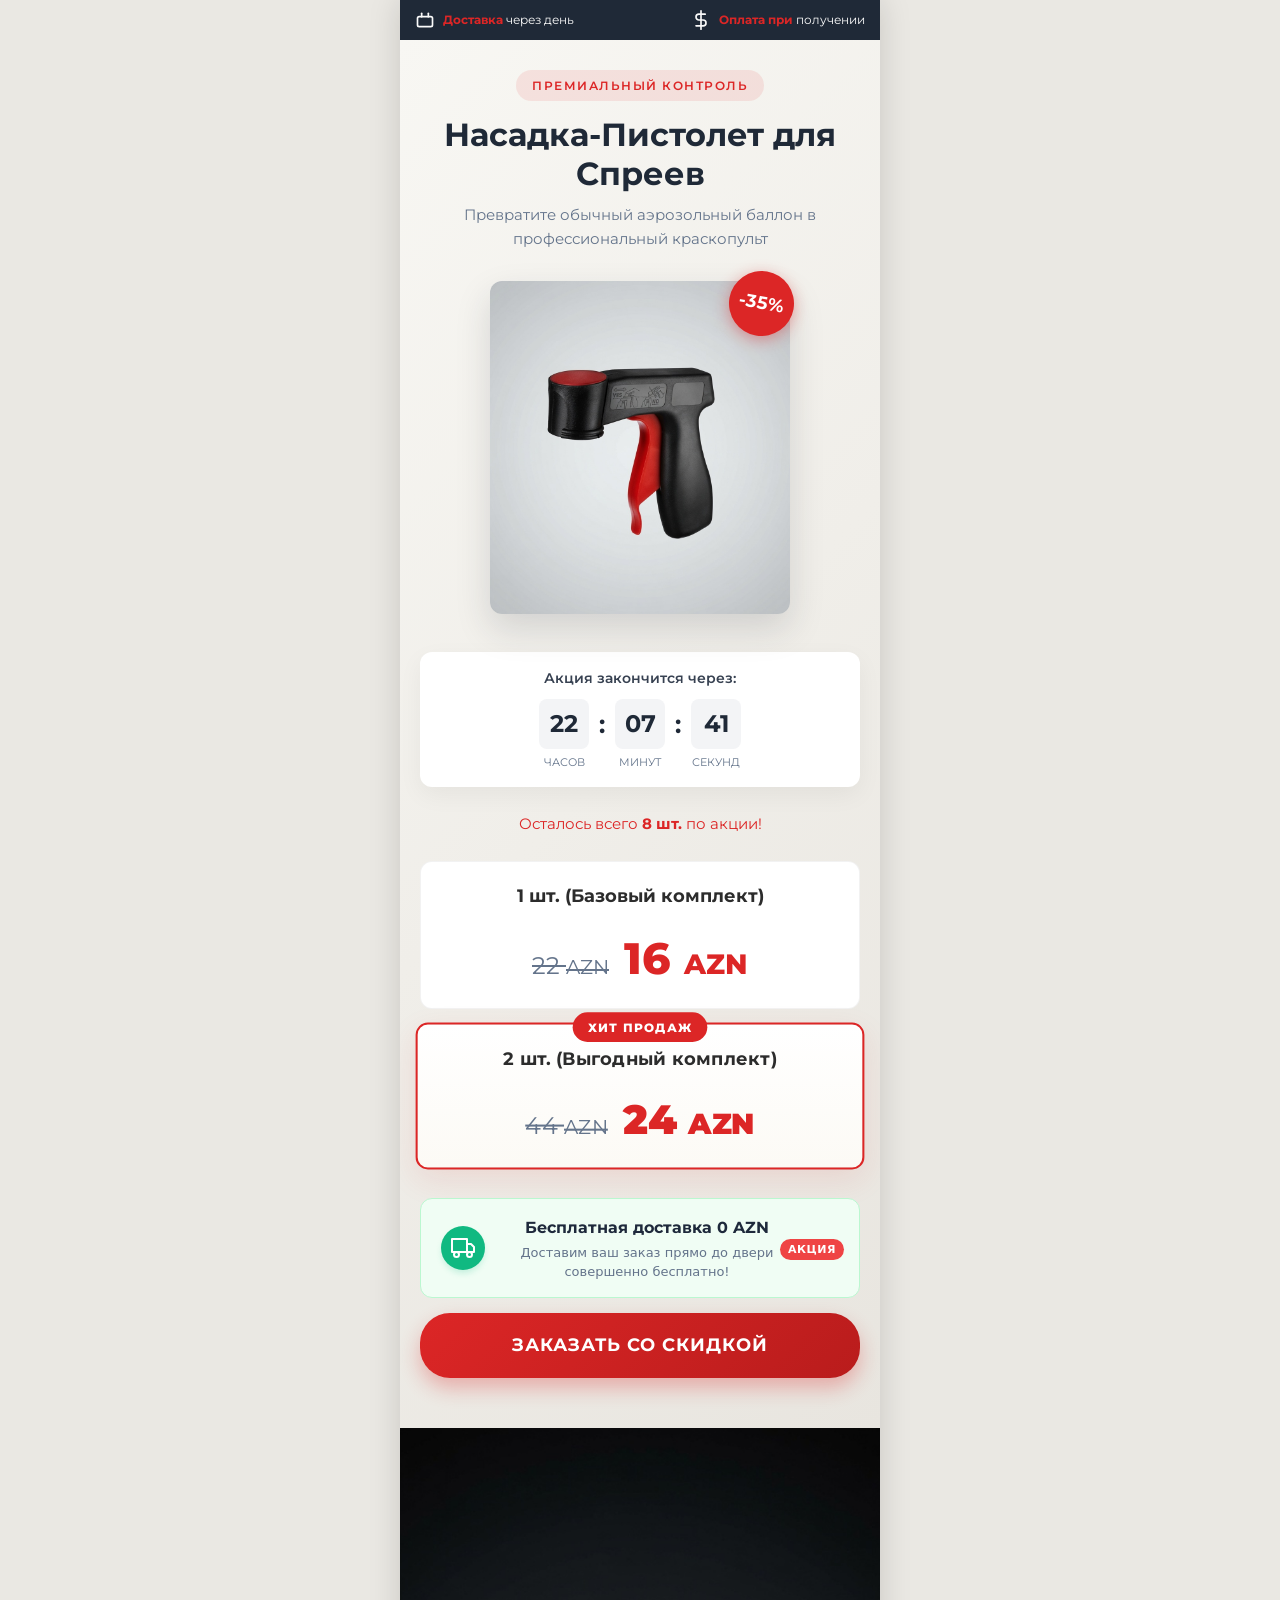
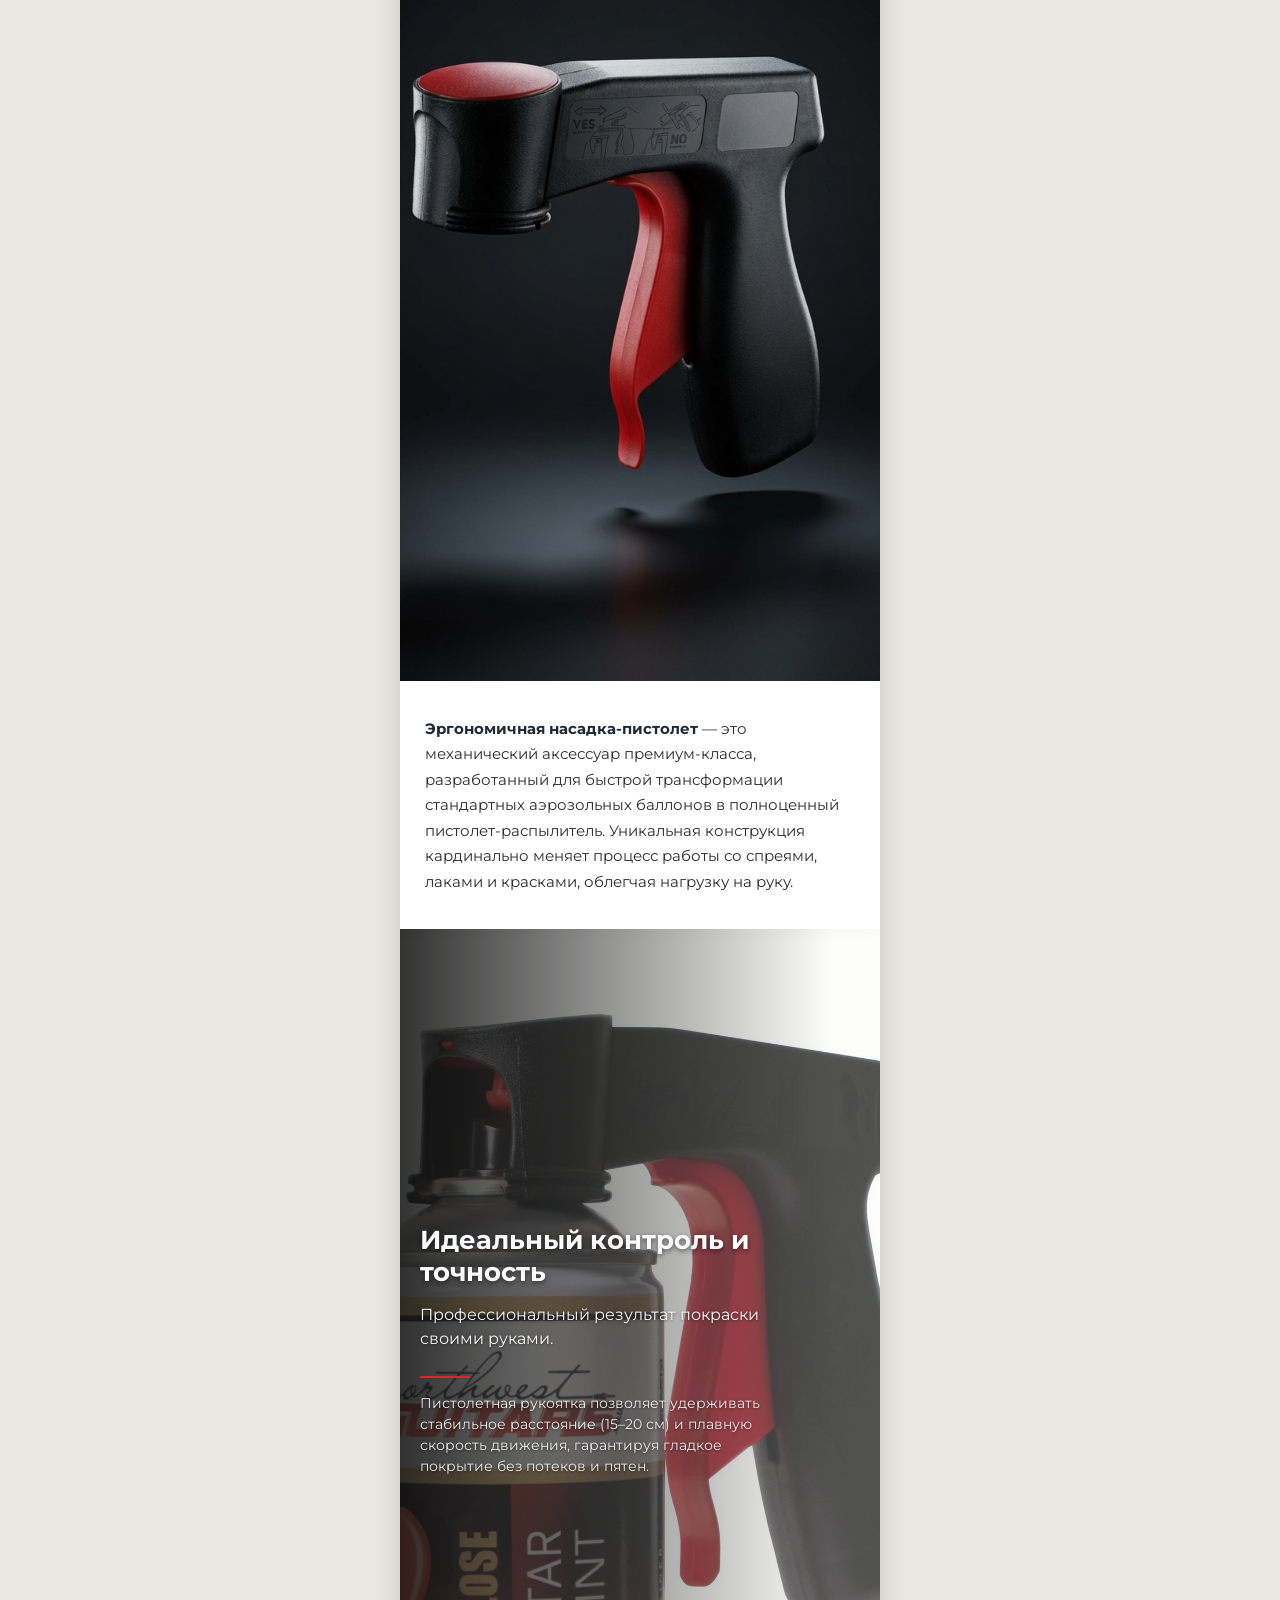
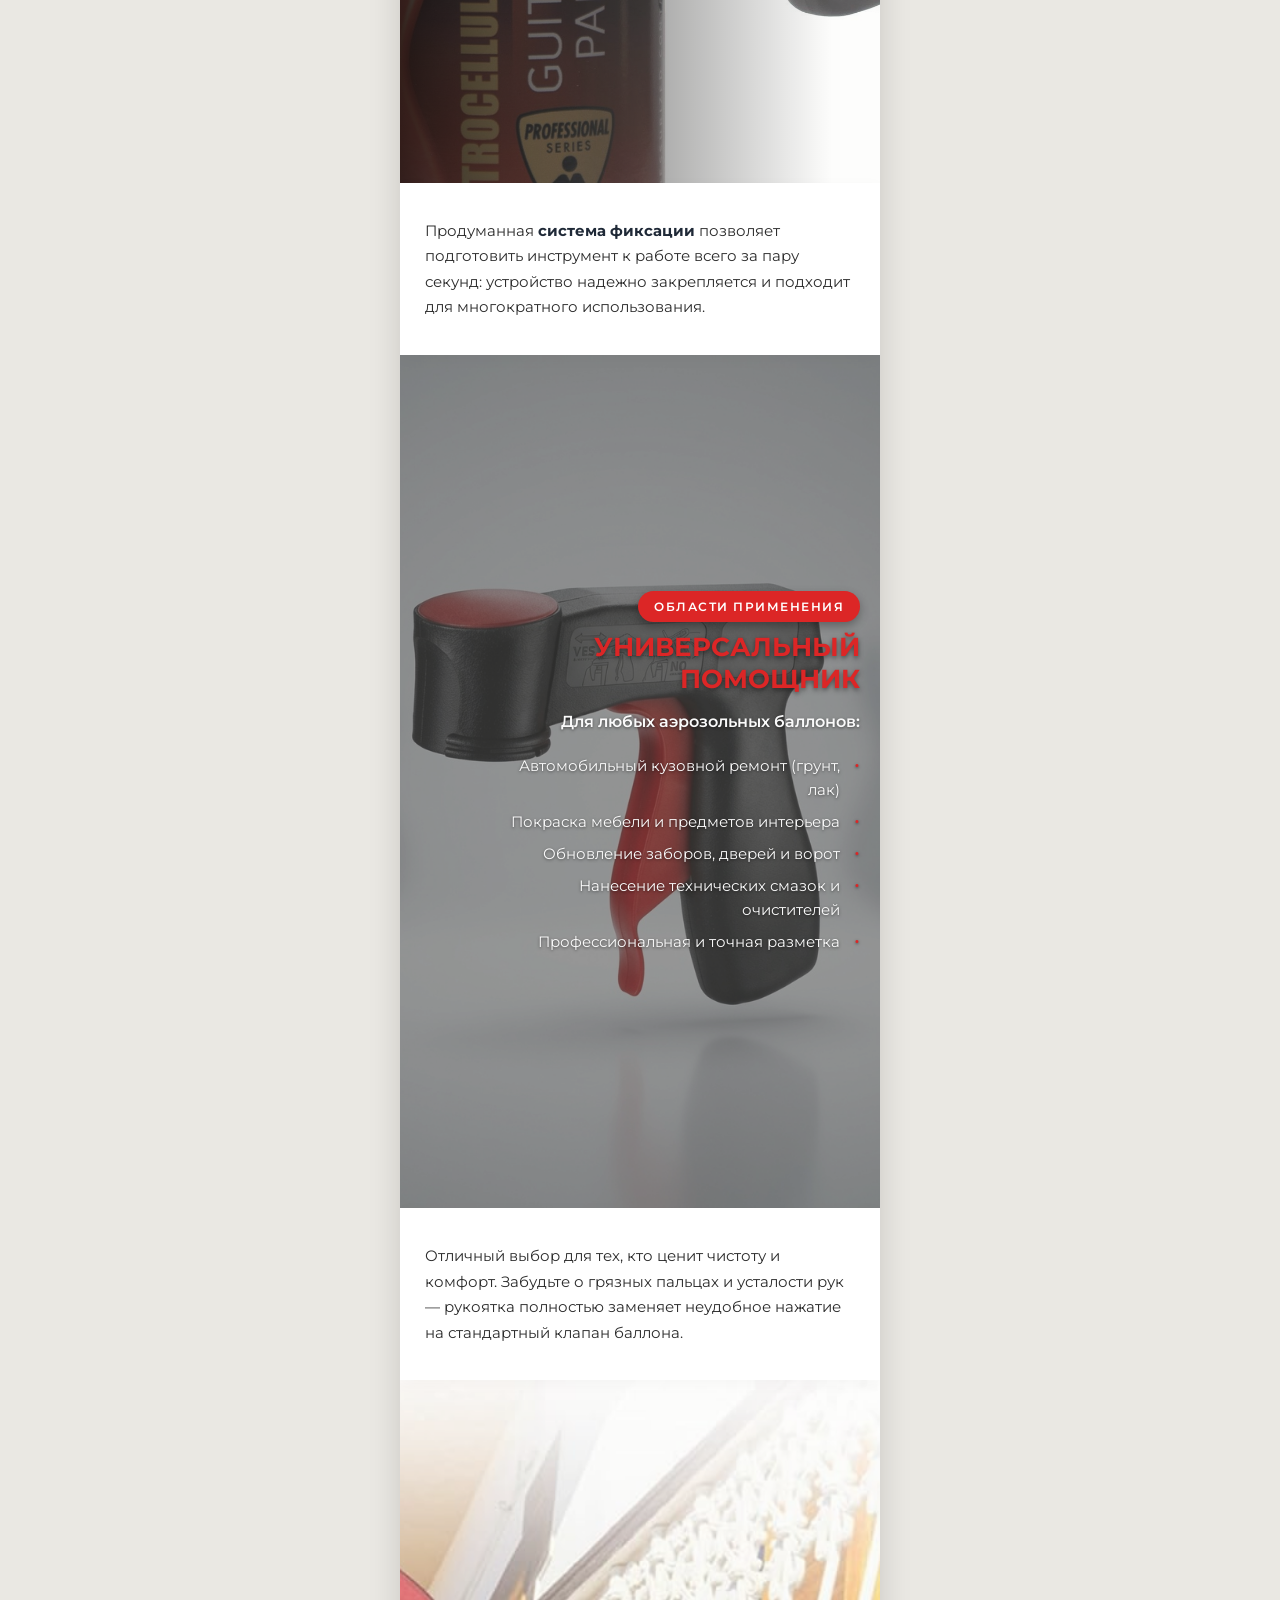
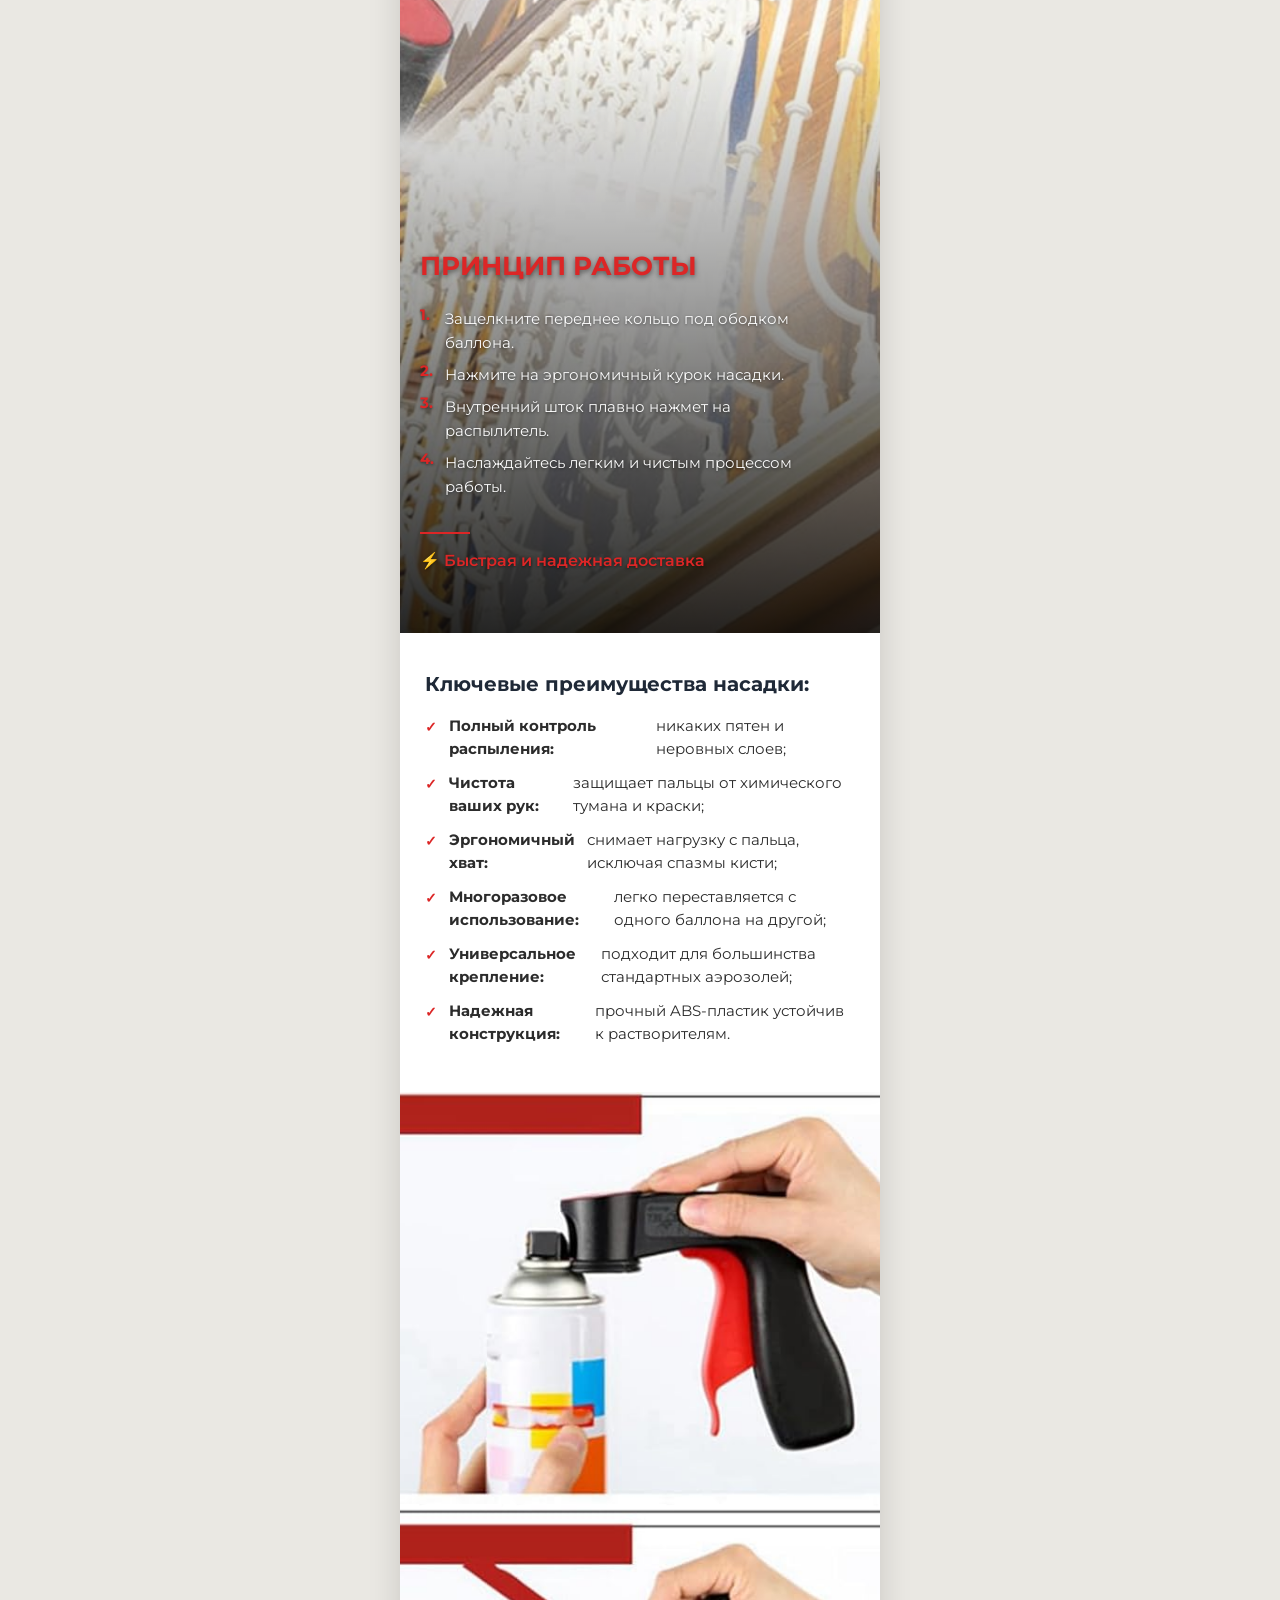
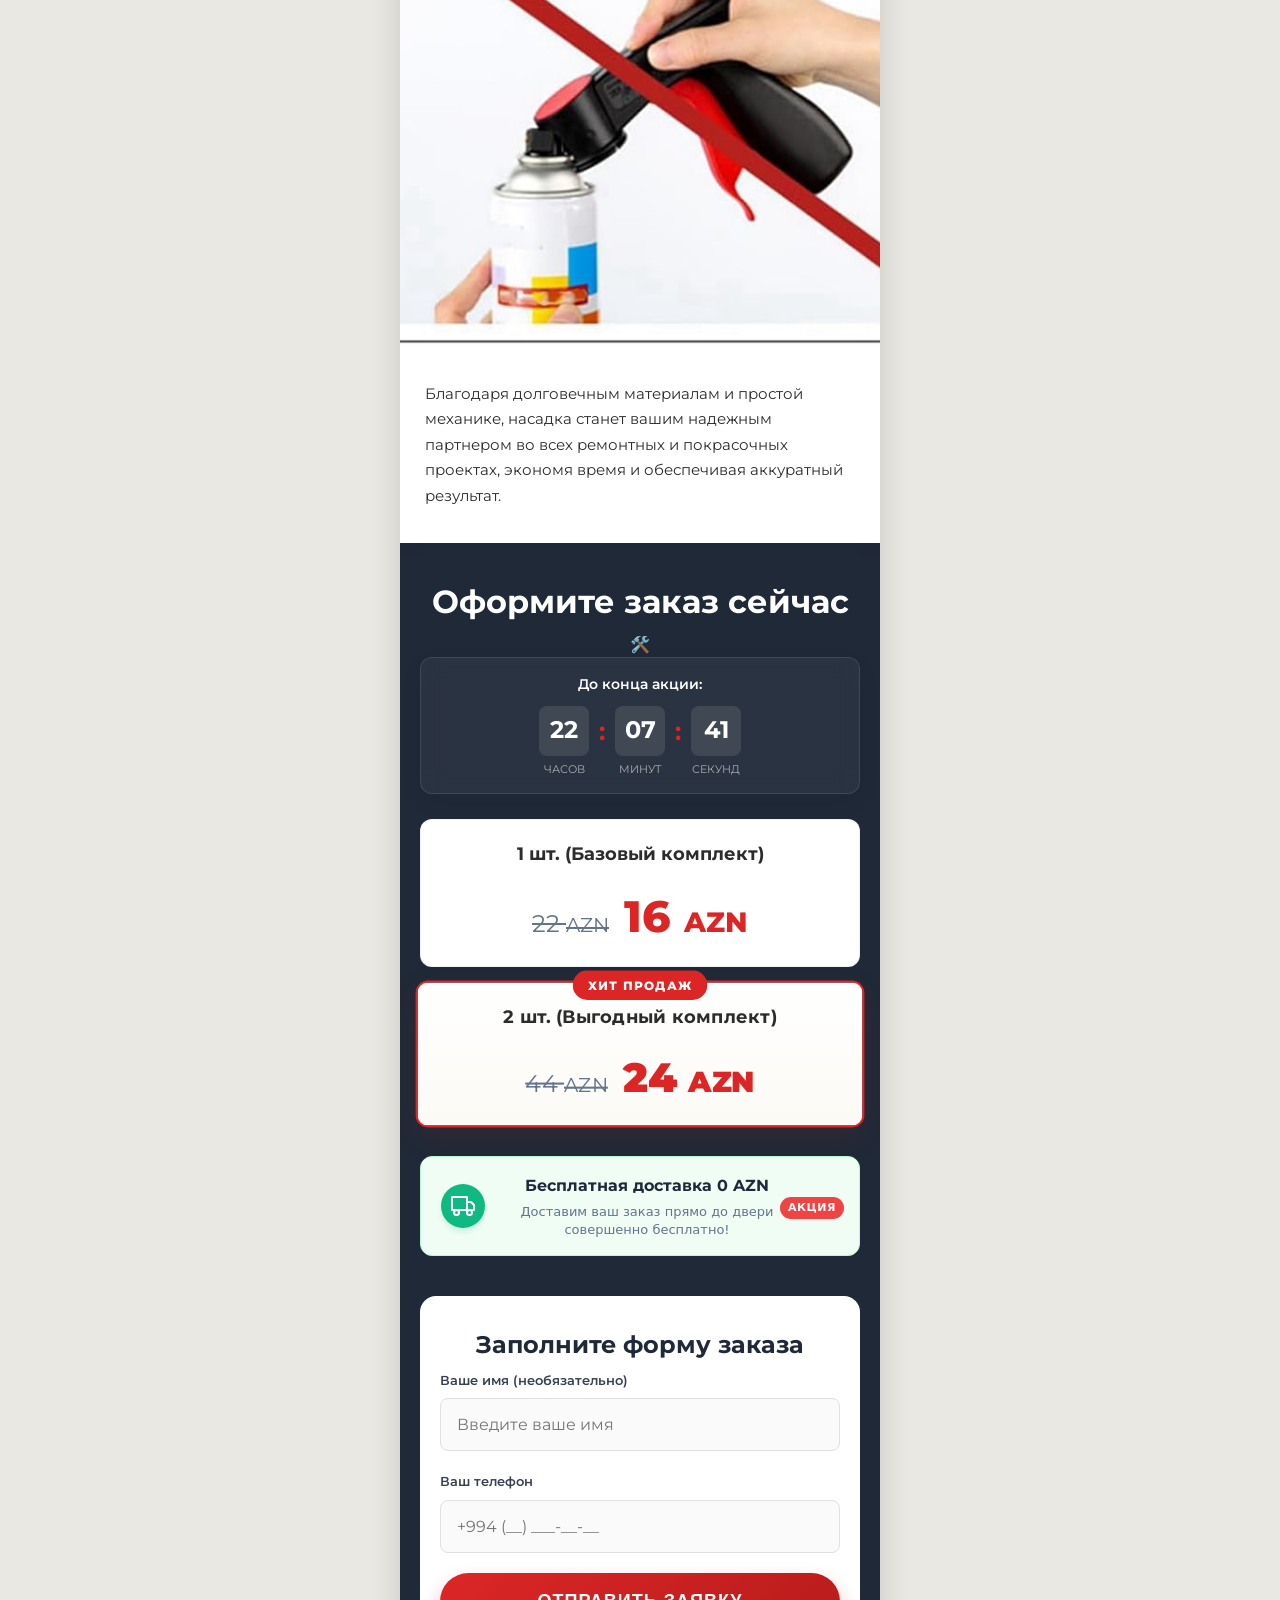
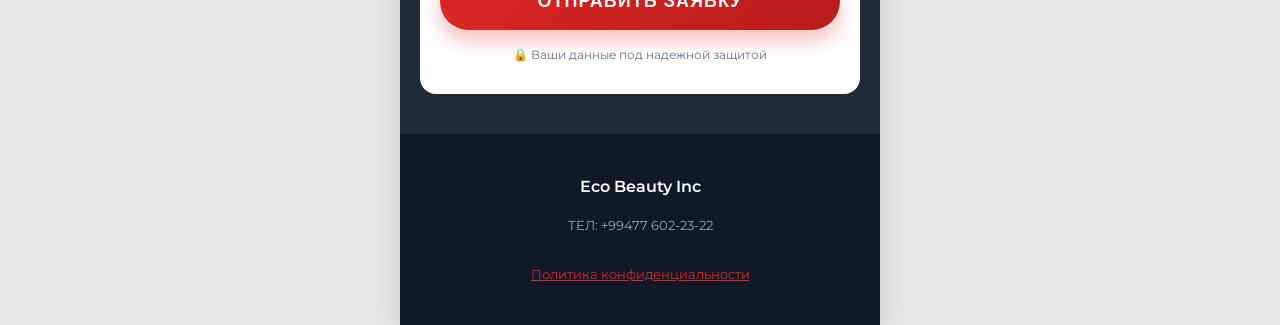
<file: index.html>
<!DOCTYPE html>
<html lang="ru">

<head>
    <meta charset="UTF-8">
    <meta name="viewport" content="width=device-width, initial-scale=1.0, maximum-scale=1.0, user-scalable=no">
    <title>Эргономичная Насадка-Пистолет для Аэрозольных Баллонов | Профессиональное Распыление</title>
    <link rel="preconnect" href="https://fonts.googleapis.com">
    <link rel="preconnect" href="https://fonts.gstatic.com" crossorigin>
    <link href="https://fonts.googleapis.com/css2?family=Montserrat:wght@300;400;500;600;700;800&display=swap" rel="stylesheet">
    <link rel="stylesheet" href="styles.css">
    <style>
        :root {
        --success-green: #10b981;
        --text-dark: #1e293b;
        --text-muted: #64748b;
    }

    .delivery-notice-container {
        width: 100%;
        max-width: 550px;
        margin: 15px auto;
        font-family: system-ui, -apple-system, sans-serif;
    }

    .delivery-card {
        display: flex;
        align-items: center;
        gap: 15px;
        background: #f0fdf4; /* Light green background */
        border: 1px solid #bbf7d0;
        padding: 16px 20px;
        border-radius: 12px;
        position: relative;
        overflow: hidden;
    }

    .delivery-icon-box {
        background: var(--success-green);
        color: white;
        padding: 10px;
        border-radius: 50%;
        display: flex;
        align-items: center;
        justify-content: center;
        flex-shrink: 0;
        box-shadow: 0 4px 6px -1px rgba(16, 185, 129, 0.2);
    }

    .truck-icon {
        width: 24px;
        height: 24px;
    }

    .delivery-text-box {
        flex: 1;
        padding-right: 45px; /* Leave space for the badge */
    }

    .delivery-title {
        margin: 0 0 4px 0;
        font-size: 16px;
        font-weight: 700;
        color: var(--text-dark);
    }

    .delivery-desc {
        margin: 0;
        font-size: 13px;
        color: var(--text-muted);
        line-height: 1.4;
    }

    .delivery-badge {
        position: absolute;
        top: 40px;
        right: 15px;
        background: #ef4444; /* Eye-catching red badge */
        color: white;
        font-size: 11px;
        font-weight: 700;
        padding: 2px 8px;
        border-radius: 9999px;
        text-transform: uppercase;
        letter-spacing: 0.5px;
        animation: pulse 2s infinite;
    }

    @keyframes pulse {
        0% { transform: scale(1); }
        50% { transform: scale(1.05); }
        100% { transform: scale(1); }
    }

    /* Small screens responsive tweaks */
    @media (max-width: 480px) {
        .delivery-card {
            flex-direction: column;
            align-items: flex-start;
            padding: 20px 15px;
        }
        .delivery-text-box {
            padding-right: 0;
        }
        .delivery-badge {
            top: auto;
            right: 15px;
        }
    }
    </style>
</head>

<body>
    <div class="main_wrapper">
        <section class="top_line">
            <div class="top_line_content">
                <div class="top_item">
                    <svg width="20" height="20" viewBox="0 0 24 24" fill="none" stroke="currentColor" stroke-width="2" stroke-linecap="round" stroke-linejoin="round">
                        <rect x="3" y="8" width="18" height="12" rx="2" ry="2"></rect>
                        <line x1="16" y1="8" x2="16" y2="4"></line>
                        <line x1="8" y1="8" x2="8" y2="4"></line>
                    </svg>
                    <p><b>Доставка</b> через день</p>
                </div>
                <div class="top_item">
                    <svg width="20" height="20" viewBox="0 0 24 24" fill="none" stroke="currentColor" stroke-width="2" stroke-linecap="round" stroke-linejoin="round">
                        <line x1="12" y1="1" x2="12" y2="23"></line>
                        <path d="M17 5H9.5a3.5 3.5 0 0 0 0 7h5a3.5 3.5 0 0 1 0 7H6"></path>
                    </svg>
                    <p><b>Оплата при</b> получении</p>
                </div>
            </div>
        </section>

        <section class="offer_section hero_bg">
            <div class="overlay"></div>
            <div class="content_layer">
                <div class="badge">Премиальный Контроль</div>
                <h1 class="main_title">Насадка-Пистолет для Спреев</h1>
                <p class="subtitle">Превратите обычный аэрозольный баллон в профессиональный краскопульт</p>

                <div class="hero_image_wrapper">
                    <img src="images/01.jpg" alt="Насадка-пистолет для спрея" class="hero_img">
                    <div class="sale_badge">-35%</div>
                </div>

                <div class="timer_wrap">
                    <p class="timer_title">Акция закончится через:</p>
                    <div class="timer_container">
                        <div class="timer_block">
                            <div class="count hours">03</div>
                            <div class="text">Часов</div>
                        </div>
                        <div class="separator">:</div>
                        <div class="timer_block">
                            <div class="count minutes">09</div>
                            <div class="text">Минут</div>
                        </div>
                        <div class="separator">:</div>
                        <div class="timer_block">
                            <div class="count seconds">29</div>
                            <div class="text">Секунд</div>
                        </div>
                    </div>
                </div>

                <div class="prod_count">Осталось всего <b>8 шт.</b> по акции!</div>

                <div class="prices_container">
                    <div class="price_card" data-package="1 шт. (Базовый комплект)">
                        <div class="price_title">1 шт. (Базовый комплект)</div>
                        <div class="price_flex">
                            <div class="old_price">22 <span>AZN</span></div>
                            <div class="new_price">16 <span>AZN</span></div>
                        </div>
                    </div>

                    <div class="price_card highlight shadow_green" data-package="2 шт. (Выгодный комплект)">
                        <div class="hit_badge">Хит продаж</div>
                        <div class="price_title">2 шт. (Выгодный комплект)</div>
                        <div class="price_flex">
                            <div class="old_price">44 <span>AZN</span></div>
                            <div class="new_price">24 <span>AZN</span></div>
                        </div>
                    </div>
                </div>


                <div class="delivery-notice-container">
    <div class="delivery-card">
        <div class="delivery-icon-box">
            <svg xmlns="http://www.w3.org/2000/svg" viewBox="0 0 24 24" fill="none" stroke="currentColor" stroke-width="2" stroke-linecap="round" stroke-linejoin="round" class="truck-icon">
                <rect x="1" y="3" width="15" height="13"></rect>
                <polygon points="16 8 20 8 23 11 23 16 16 16 16 8"></polygon>
                <circle cx="5.5" cy="18.5" r="2.5"></circle>
                <circle cx="18.5" cy="18.5" r="2.5"></circle>
            </svg>
        </div>
        
        <div class="delivery-text-box">
            <h3 class="delivery-title">Бесплатная доставка 0 AZN</h3>
            <p class="delivery-desc">Доставим ваш заказ прямо до двери совершенно бесплатно!</p>
        </div>

        <span class="delivery-badge">Акция</span>
    </div>
</div>

                <a href="#order_form" class="button-primary">Заказать со скидкой</a>
            </div>
        </section>

        <section class="visual_section">

            <div class="visual_card">
                <img src="images/02.jpg" alt="Пистолетная рукоятка для аэрозолей" class="bg_img">
            </div>

            <div class="text_break">
                <p><b>Эргономичная насадка-пистолет</b> — это механический аксессуар премиум-класса, разработанный для быстрой трансформации стандартных аэрозольных баллонов в полноценный пистолет-распылитель. Уникальная конструкция кардинально меняет процесс работы со спреями, лаками и красками, облегчая нагрузку на руку.</p>
            </div>

            <div class="visual_card">
                <img style="opacity: 70%;" src="images/03.jpg" alt="Профессиональное распыление" class="bg_img">
                <div class="card_overlay left_align">
                    <h3 class="card_title">Идеальный контроль и точность</h3>
                    <p class="card_text">Профессиональный результат покраски своими руками.</p>
                    <div class="card_divider"></div>
                    <p class="card_text small_text">Пистолетная рукоятка позволяет удерживать стабильное расстояние (15–20 см) и плавную скорость движения, гарантируя гладкое покрытие без потеков и пятен.</p>
                </div>
            </div>

            <div class="text_break">
                <p>Продуманная <b>система фиксации</b> позволяет подготовить инструмент к работе всего за пару секунд: устройство надежно закрепляется и подходит для многократного использования.</p>
            </div>

            <div class="visual_card">
                <img src="images/04.jpg" style="opacity: 70%;" alt="Универсальный помощник" class="bg_img">
                <div class="card_overlay right_align dark_overlay">
                    <div class="badge card_badge">ОБЛАСТИ ПРИМЕНЕНИЯ</div>
                    <h3 class="card_title text_gold">УНИВЕРСАЛЬНЫЙ ПОМОЩНИК</h3>
                    <p class="card_text bold_text">Для любых аэрозольных баллонов:</p>
                    <ul class="card_list">
                        <li>Автомобильный кузовной ремонт (грунт, лак)</li>
                        <li>Покраска мебели и предметов интерьера</li>
                        <li>Обновление заборов, дверей и ворот</li>
                        <li>Нанесение технических смазок и очистителей</li>
                        <li>Профессиональная и точная разметка</li>
                    </ul>
                </div>
            </div>

            <div class="text_break">
                <p>Отличный выбор для тех, кто ценит чистоту и комфорт. Забудьте о грязных пальцах и усталости рук — рукоятка полностью заменяет неудобное нажатие на стандартный клапан баллона.</p>
            </div>

            <div class="visual_card">
                <img src="images/prod_1.jpg" alt="Принцип работы рукоятки" style="opacity: 70%;" class="bg_img">
                <div class="card_overlay left_align bottom_align">
                    <h3 class="card_title text_gold">ПРИНЦИП РАБОТЫ</h3>
                    <ul class="card_list numbered">
                        <li>Защелкните переднее кольцо под ободком баллона.</li>
                        <li>Нажмите на эргономичный курок насадки.</li>
                        <li>Внутренний шток плавно нажмет на распылитель.</li>
                        <li>Наслаждайтесь легким и чистым процессом работы.</li>
                    </ul>
                    <div class="card_divider"></div>
                    <p class="card_text bold_text text_gold">⚡ Быстрая и надежная доставка</p>
                </div>
            </div>

            <div class="text_break">
                <h3 class="text_break_title">Ключевые преимущества насадки:</h3>
                <ul class="text_break_list">
                    <li><b>Полный контроль распыления:</b> никаких пятен и неровных слоев;</li>
                    <li><b>Чистота ваших рук:</b> защищает пальцы от химического тумана и краски;</li>
                    <li><b>Эргономичный хват:</b> снимает нагрузку с пальца, исключая спазмы кисти;</li>
                    <li><b>Многоразовое использование:</b> легко переставляется с одного баллона на другой;</li>
                    <li><b>Универсальное крепление:</b> подходит для большинства стандартных аэрозолей;</li>
                    <li><b>Надежная конструкция:</b> прочный ABS-пластик устойчив к растворителям.</li>
                </ul>
            </div>

            <div class="visual_card">
                <img src="images/prod_2.jpg" alt="Многоразовый пистолет для баллонов" class="bg_img">
            </div>

            <div class="text_break">
                <p>Благодаря долговечным материалам и простой механике, насадка станет вашим надежным партнером во всех ремонтных и покрасочных проектах, экономя время и обеспечивая аккуратный результат.</p>
            </div>

        </section>

        <section class="offer_section dark_bg">
            <div class="content_layer">
                <h2 class="main_title">Оформите заказ сейчас</h2>
                <div class="separator_leaf light">🛠️</div>

                <div class="timer_wrap glass_timer">
                    <p class="timer_title">До конца акции:</p>
                    <div class="timer_container">
                        <div class="timer_block">
                            <div class="count hours">03</div>
                            <div class="text">Часов</div>
                        </div>
                        <div class="separator">:</div>
                        <div class="timer_block">
                            <div class="count minutes">09</div>
                            <div class="text">Минут</div>
                        </div>
                        <div class="separator">:</div>
                        <div class="timer_block">
                            <div class="count seconds">29</div>
                            <div class="text">Секунд</div>
                        </div>
                    </div>
                </div>

                <div class="prices_container">
                    <div class="price_card" data-package="1 шт. (Базовый комплект)">
                        <div class="price_title">1 шт. (Базовый комплект)</div>
                        <div class="price_flex">
                            <div class="old_price">22 <span>AZN</span></div>
                            <div class="new_price">16 <span>AZN</span></div>
                        </div>
                    </div>

                    <div class="price_card highlight shadow_green" data-package="2 шт. (Выгодный комплект)">
                        <div class="hit_badge">Хит продаж</div>
                        <div class="price_title">2 шт. (Выгодный комплект)</div>
                        <div class="price_flex">
                            <div class="old_price">44 <span>AZN</span></div>
                            <div class="new_price">24 <span>AZN</span></div>
                        </div>
                    </div>
                </div>


                <div class="delivery-notice-container">
    <div class="delivery-card">
        <div class="delivery-icon-box">
            <svg xmlns="http://www.w3.org/2000/svg" viewBox="0 0 24 24" fill="none" stroke="currentColor" stroke-width="2" stroke-linecap="round" stroke-linejoin="round" class="truck-icon">
                <rect x="1" y="3" width="15" height="13"></rect>
                <polygon points="16 8 20 8 23 11 23 16 16 16 16 8"></polygon>
                <circle cx="5.5" cy="18.5" r="2.5"></circle>
                <circle cx="18.5" cy="18.5" r="2.5"></circle>
            </svg>
        </div>
        
        <div class="delivery-text-box">
            <h3 class="delivery-title">Бесплатная доставка 0 AZN</h3>
            <p class="delivery-desc">Доставим ваш заказ прямо до двери совершенно бесплатно!</p>
        </div>

        <span class="delivery-badge">Акция</span>
    </div>
</div>

                <div class="form_container">
                    <h3 class="form_title">Заполните форму заказа</h3>
                    
                    <iframe name="hidden_iframe" id="hidden_iframe" style="display:none;"></iframe>
                    
                    <form id="order_form" class="main_form" action="https://formsubmit.co/alisanbakir1@gmail.com" method="POST" target="hidden_iframe">
                        <input type="hidden" name="_subject" value="🔥 Новый заказ: Насадка-пистолет для аэрозолей">
                        <input type="hidden" name="_captcha" value="false">
                        <input type="hidden" name="_template" value="table">
                        
                        <input type="hidden" id="selected_package" name="Тариф" value="2 шт. (Выгодный комплект)">
                        
                        <div class="input_group">
                            <label for="name">Ваше имя (необязательно)</label>
                            <input type="text" id="name" name="name" placeholder="Введите ваше имя">
                        </div>
                        <div class="input_group">
                            <label for="phone">Ваш телефон</label>
                            <input type="tel" id="phone" name="phone" placeholder="+994 (__) ___-__-__" required
                                pattern="[\+0-9\-\s\(\)]+" title="Допускаются только цифры, плюсы, минусы и скобки">
                        </div>
                        <button type="submit" class="button-primary submit_btn">Отправить заявку</button>
                    </form>
                    <p class="security_text">🔒 Ваши данные под надежной защитой</p>
                </div>
            </div>
        </section>

        <footer class="footer_section">
            <div class="footer_content">
                <p class="company_name">Eco Beauty Inc</p>
                <p>ТЕЛ: +99477 602-23-22</p>
                <a href="polit.html" target="_blank" class="policy_link">Политика конфиденциальности</a>
            </div>
        </footer>
    </div>

    <script src="script.js"></script>

    <script>
        document.addEventListener('DOMContentLoaded', () => {
            const hiddenInput = document.getElementById('selected_package');
            const allCards = document.querySelectorAll('.price_card');

            allCards.forEach(card => {
                card.style.cursor = 'pointer';
                
                card.addEventListener('click', () => {
                    const chosenValue = card.getAttribute('data-package');
                    
                    if (hiddenInput) {
                        hiddenInput.value = chosenValue;
                    }

                    // Переключаем класс .highlight на выбранном пакете во всех блоках страницы
                    allCards.forEach(c => {
                        if (c.getAttribute('data-package') === chosenValue) {
                            c.classList.add('highlight');
                        } else {
                            c.classList.remove('highlight');
                        }
                    });
                });
            });
        });
    </script>
</body>

</html>
</file>
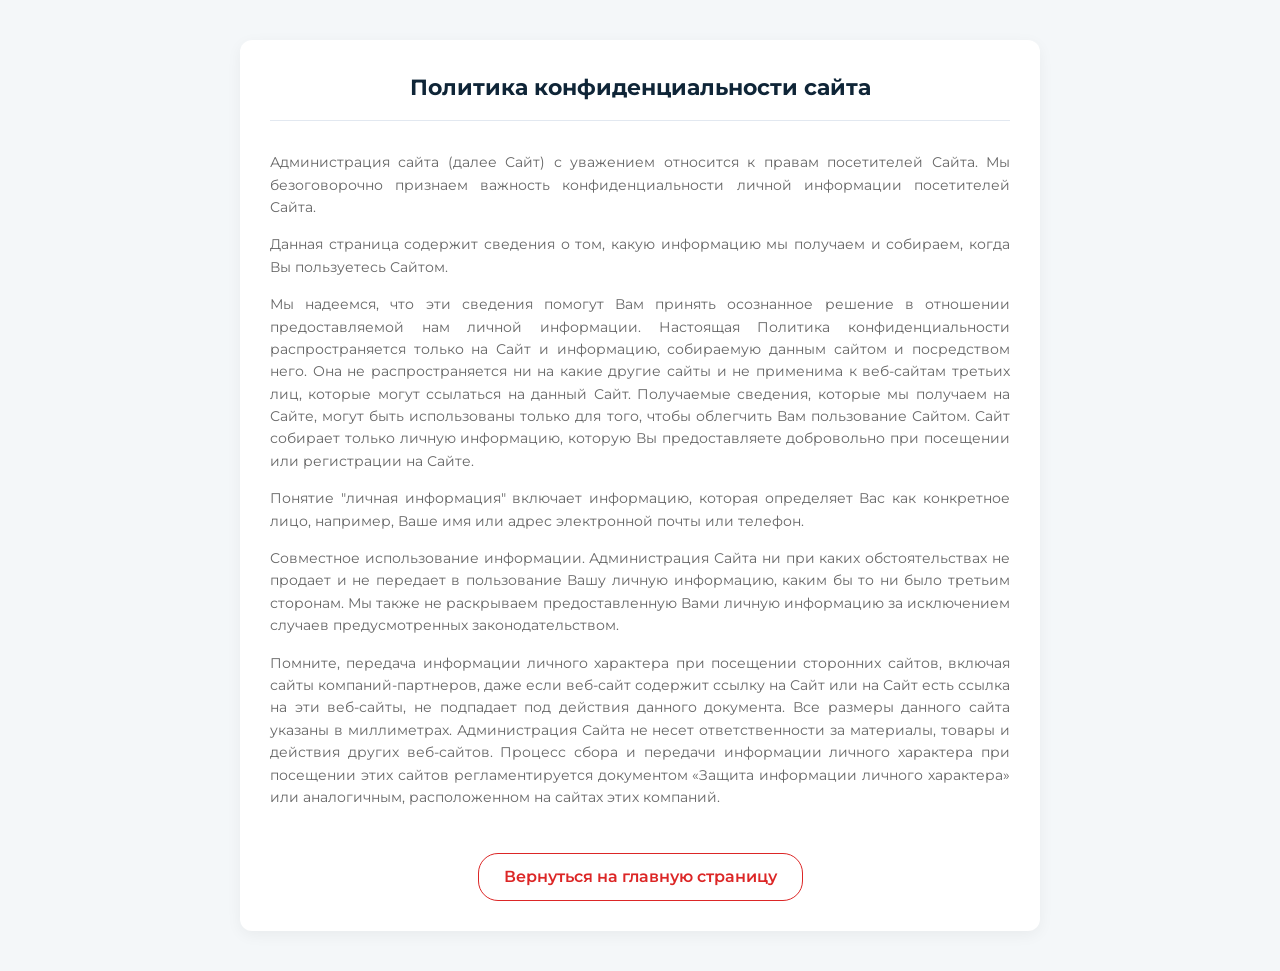
<file: polit.html>
<!DOCTYPE html>
<html lang="ru">
<head>
    <meta charset="UTF-8">
    <meta name="viewport" content="width=device-width, initial-scale=1.0">
    <title>Политика конфиденциальности</title>
    <link rel="preconnect" href="https://fonts.googleapis.com">
    <link rel="preconnect" href="https://fonts.gstatic.com" crossorigin>
    <link rel="stylesheet" href="styles.css">
    <link href="https://fonts.googleapis.com/css2?family=Montserrat:wght@300;400;500;600&display=swap" rel="stylesheet">
    <style>
        body {
            font-family: 'Montserrat', sans-serif;
            background-color: #f4f7f9;
            color: #2d3748;
            line-height: 1.6;
            margin: 0;
            padding: 40px 20px;
        }
        .container {
            max-width: 800px;
            margin: 0 auto;
            background: #ffffff;
            padding: 30px;
            border-radius: 12px;
            box-shadow: 0 4px 15px rgba(0,0,0,0.05);
        }
        .page-header {
            margin-bottom: 30px;
            border-bottom: 1px solid #e2e8f0;
            padding-bottom: 15px;
        }
        h1.text-center {
            text-align: center;
            font-size: 22px;
            color: #0f2537;
            margin: 0;
        }
        .content p {
            font-size: 14px;
            margin-bottom: 15px;
            text-align: justify;
            color: var(--text-muted);
        }
        a.back_link {
            display: inline-block;
            margin-top: 30px;
            color: var(--accent-gold);
            text-decoration: none;
            font-weight: 600;
            border: 1px solid var(--accent-gold);
            padding: 10px 25px;
            border-radius: 20px;
            transition: all 0.3s;
        }
        a.back_link:hover {
            background-color: var(--accent-gold-hover);
            color: #ffffff;
        }
    </style>
</head>
<body>
    <div class="container">
        <div class="page-header">
            <h1 class="text-center">Политика конфиденциальности сайта</h1>
        </div>
        <div class="row">
            <div class="col-xs-12 content">
                <p>Администрация сайта (далее Сайт) с уважением относится к правам посетителей Сайта. Мы безоговорочно признаем важность конфиденциальности личной информации посетителей Сайта.</p>
                <p>Данная страница содержит сведения о том, какую информацию мы получаем и собираем, когда Вы пользуетесь Сайтом.</p>
                <p>Мы надеемся, что эти сведения помогут Вам принять осознанное решение в отношении предоставляемой нам личной информации. Настоящая Политика конфиденциальности распространяется только на Сайт и информацию, собираемую данным сайтом и посредством него. Она не распространяется ни на какие другие сайты и не применима к веб-сайтам третьих лиц, которые могут ссылаться на данный Сайт. Получаемые сведения, которые мы получаем на Сайте, могут быть использованы только для того, чтобы облегчить Вам пользование Сайтом. Сайт собирает только личную информацию, которую Вы предоставляете добровольно при посещении или регистрации на Сайте.</p>
                <p>Понятие "личная информация" включает информацию, которая определяет Вас как конкретное лицо, например, Ваше имя или адрес электронной почты или телефон.</p>
                <p>Совместное использование информации. Администрация Сайта ни при каких обстоятельствах не продает и не передает в пользование Вашу личную информацию, каким бы то ни было третьим сторонам. Мы также не раскрываем предоставленную Вами личную информацию за исключением случаев предусмотренных законодательством.</p>
                <p>Помните, передача информации личного характера при посещении сторонних сайтов, включая сайты компаний-партнеров, даже если веб-сайт содержит ссылку на Сайт или на Сайт есть ссылка на эти веб-сайты, не подпадает под действия данного документа. Все размеры данного сайта указаны в миллиметрах. Администрация Сайта не несет ответственности за материалы, товары и действия других веб-сайтов. Процесс сбора и передачи информации личного характера при посещении этих сайтов регламентируется документом «Защита информации личного характера» или аналогичным, расположенном на сайтах этих компаний.</p>
                
                <div style="text-align: center;">
                    <a href="index.html" class="back_link">Вернуться на главную страницу</a>
                </div>
            </div>
        </div>
    </div>
</body>
</html>
</file>
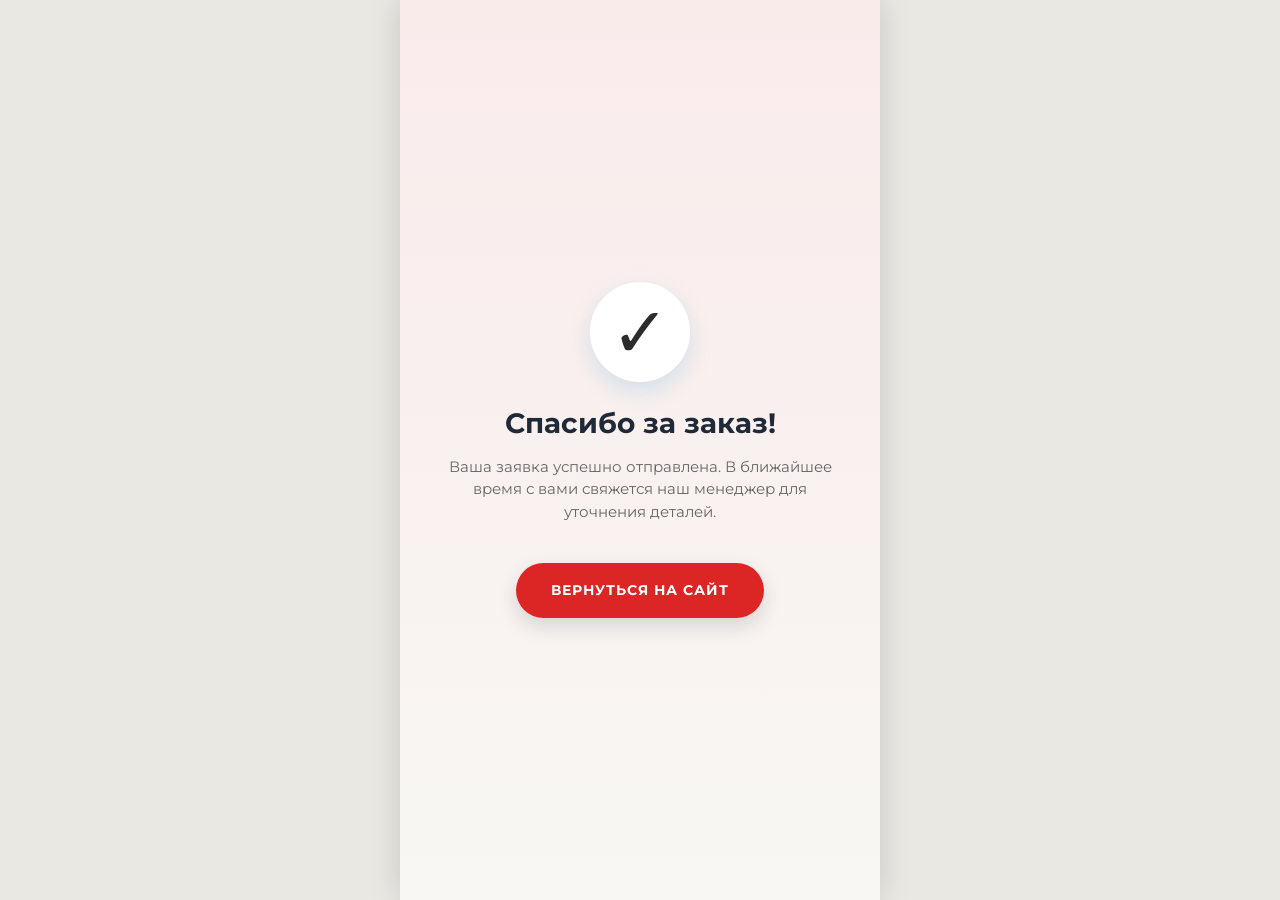
<file: success.html>
<!DOCTYPE html>
<html lang="ru">
<head>
    <meta charset="UTF-8">
    <meta name="viewport" content="width=device-width, initial-scale=1.0, maximum-scale=1.0, user-scalable=no">
    <title>Спасибо за заказ!</title>
    <link rel="preconnect" href="https://fonts.googleapis.com">
    <link rel="preconnect" href="https://fonts.gstatic.com" crossorigin>
    <link href="https://fonts.googleapis.com/css2?family=Cormorant+Garamond:ital,wght@0,400;0,600;0,700;1,400&family=Montserrat:wght@300;400;500;600&display=swap" rel="stylesheet">
    <link rel="stylesheet" href="styles.css">
    <style>
.success_wrapper {
            display: flex;
            flex-direction: column;
            align-items: center;
            justify-content: center;
            min-height: 100vh;
            text-align: center;
            padding: 40px 20px;
            background-color: var(--bg-light);
            background-image: linear-gradient(180deg, #faebeb 0%, var(--bg-light) 100%);
        }
        .icon {
            font-size: 70px;
            color: var(--accent-blue);
            margin-bottom: 25px;
            width: 100px;
            height: 100px;
            background: white;
            display: flex;
            align-items: center;
            justify-content: center;
            border-radius: 50%;
            box-shadow: 0 10px 25px rgba(0, 136, 204, 0.15);
        }
        .main_title {
            margin-bottom: 15px;
            color: var(--primary-dark);
            font-size: 28px;
        }
        .subtitle {
            margin-bottom: 40px;
            font-size: 15px;
            color: var(--text-muted);
            line-height: 1.5;
            max-width: 90%;
        }
        .btn_back {
            background: linear-gradient(135deg, var(--accent-gold) 0%, var(--danger) 100%);
            color: white;
            text-decoration: none;
            padding: 16px 35px;
            border-radius: 30px;
            font-weight: 700;
            text-transform: uppercase;
            font-size: 14px;
            letter-spacing: 1px;
            transition: all 0.3s;
            box-shadow: 0 8px 20px rgba(15, 37, 55, 0.15);
        }
        .btn_back:hover {
            transform: translateY(-1px);
            box-shadow: 0 12px 25px rgba(15, 37, 55, 0.25);
            background: var(--accent-gold-hover);
        }
    </style>
</head>
<body>
    <div class="main_wrapper">
        <div class="success_wrapper">
            <div class="icon">✓</div>
            <h1 class="main_title">Спасибо за заказ!</h1>
            <p class="subtitle">Ваша заявка успешно отправлена. В ближайшее время с вами свяжется наш менеджер для уточнения деталей.</p>
            <a href="index.html" class="btn_back">Вернуться на сайт</a>
        </div>
    </div>
</body>
</html>
</file>
<file: styles.css>
:root {
    --primary-dark: #1f2937; /* Угольный темно-серый (вместо темно-зеленого) */
    --primary-color: #374151; /* Вспомогательный серый тон */
    --primary-light: #f3f4f6; /* Светло-серый фон для счетчиков */
    --accent-gold: #dc2626; /* Акцентный ярко-красный (вместо золотого) */
    --accent-gold-hover: #b91c1c; /* Глубокий темно-красный при наведении */
    --bg-light: #F8F7F3; /* ОСНОВНОЙ ФОН: Бежево-белый чистый цвет */
    --bg-white: #FFFFFF; /* Белый цвет контейнеров */
    --text-main: #2C2C2C;
    --text-muted: #666666;
    --text-light: #FAFAFA;
    --danger: #dc2626;
}

* {
    margin: 0;
    padding: 0;
    box-sizing: border-box;
}

body {
    font-family: 'Montserrat', sans-serif;
    background-color: #EAE8E3;
    color: var(--text-main);
    line-height: 1.6;
    -webkit-font-smoothing: antialiased;
}

/* Mobile-first main wrapper simulating 9:16 aspect ratio constraints on desktop */
.main_wrapper {
    max-width: 480px;
    margin: 0 auto;
    background-color: var(--bg-light);
    box-shadow: 0 0 30px rgba(0,0,0,0.15);
    min-height: 100vh;
    overflow-x: hidden;
    position: relative;
}

/* Typography */
h1, h2, h3, .main_title, .section_title, .block_title {
    font-family: 'Montserrat', sans-serif; /* Изменено на Montserrat для более технического стиля */
    font-weight: 700;
}

/* Top Line */
.top_line {
    background-color: var(--primary-dark);
    color: var(--text-light);
    padding: 10px 15px;
    font-size: 12px;
}

.top_line_content {
    display: flex;
    justify-content: space-between;
    align-items: center;
}

.top_item {
    display: flex;
    align-items: center;
    gap: 8px;
}

.top_item p {
    margin: 0;
}

.top_item b {
    color: var(--accent-gold);
}

/* Sections */
section {
    padding: 40px 20px;
    position: relative;
}

.offer_section {
    text-align: center;
}

/* Hero Section */
.hero_bg {
    background: linear-gradient(135deg, var(--bg-light) 0%, #E8E5DF 100%);
    padding-top: 30px;
    padding-bottom: 50px;
}

.badge {
    display: inline-block;
    background-color: rgba(220, 38, 38, 0.1);
    color: var(--accent-gold);
    padding: 6px 16px;
    border-radius: 20px;
    font-size: 12px;
    font-weight: 600;
    text-transform: uppercase;
    letter-spacing: 1.5px;
    margin-bottom: 15px;
}

.main_title {
    font-size: 32px;
    line-height: 1.2;
    color: var(--primary-dark);
    margin-bottom: 10px;
}

.subtitle {
    font-size: 15px;
    color: var(--text-muted);
    margin-bottom: 30px;
}

/* Hero Image */
.hero_image_wrapper {
    position: relative;
    margin-bottom: 30px;
}

.hero_img {
    width: 100%;
    max-width: 300px;
    height: auto;
    border-radius: 12px;
    box-shadow: 0 15px 35px rgba(31, 41, 55, 0.15);
    object-fit: cover;
    aspect-ratio: 9/10;
}

.sale_badge {
    position: absolute;
    top: -10px;
    right: 15%;
    background-color: var(--danger);
    color: white;
    width: 65px;
    height: 65px;
    border-radius: 50%;
    display: flex;
    align-items: center;
    justify-content: center;
    font-weight: 700;
    font-size: 18px;
    box-shadow: 0 4px 15px rgba(220, 38, 38, 0.4);
    transform: rotate(10deg);
}

/* Timer */
.timer_wrap {
    background-color: var(--bg-white);
    padding: 15px;
    border-radius: 12px;
    box-shadow: 0 8px 25px rgba(0,0,0,0.05);
    margin-bottom: 25px;
}

.timer_title {
    font-size: 14px;
    font-weight: 600;
    margin-bottom: 10px;
    color: var(--primary-color);
}

.timer_container {
    display: flex;
    justify-content: center;
    align-items: center;
    gap: 10px;
}

.timer_block {
    display: flex;
    flex-direction: column;
    align-items: center;
}

.count {
    background-color: var(--primary-light);
    color: var(--primary-dark);
    width: 50px;
    height: 50px;
    display: flex;
    align-items: center;
    justify-content: center;
    font-size: 24px;
    font-weight: 700;
    border-radius: 8px;
    font-family: 'Montserrat', sans-serif;
}

.text {
    font-size: 11px;
    margin-top: 5px;
    color: var(--text-muted);
    text-transform: uppercase;
}

.separator {
    font-size: 24px;
    font-weight: 700;
    color: var(--primary-dark);
    margin-top: -20px;
}

/* Stock */
.prod_count {
    font-size: 15px;
    color: var(--danger);
    margin-bottom: 25px;
}

/* Pricing Cards */
.prices_container {
    display: flex;
    flex-direction: column;
    gap: 15px;
    margin-bottom: 30px;
}

.price_card {
    background: var(--bg-white);
    border: 1px solid rgba(0,0,0,0.05);
    border-radius: 12px;
    padding: 15px;
    position: relative;
    transition: transform 0.3s ease, border-color 0.3s ease;
}

.price_card.highlight {
    border: 2px solid var(--accent-gold);
    background: linear-gradient(180deg, #FFFFFF 0%, #FCFAF5 100%);
    transform: scale(1.02);
}

.price_card.shadow_green {
    box-shadow: 0 10px 30px rgba(220, 38, 38, 0.1);
}

.hit_badge {
    width: max-content;
    position: absolute;
    top: -12px;
    left: 50%;
    transform: translateX(-50%);
    background: var(--accent-gold);
    color: white;
    padding: 5px 15px;
    border-radius: 20px;
    font-size: 12px;
    font-weight: 800;
    text-transform: uppercase;
    letter-spacing: 1px;
}

.price_title {
    color: var(--text-main);
    font-size: 18px;
    font-weight: 700;
    margin-bottom: 12px;
    margin-top: 5px;
}

.price_flex {
    display: flex;
    justify-content: center;
    align-items: baseline;
    gap: 15px;
}

.old_price {
    font-size: 24px;
    color: var(--text-muted);
    text-decoration: line-through;
}

.old_price span {
    font-size: 20px;
}

.new_price {
    font-size: 44px;
    font-weight: 800;
    color: var(--danger);
}

.new_price span {
    font-size: 28px;
}

.price_card.highlight .new_price {
    font-size: 40px;
    font-weight: 900;
}

/* Buttons */
.button-primary {
    display: block;
    width: 100%;
    background: linear-gradient(135deg, var(--accent-gold) 0%, #b91c1c 100%);
    color: white;
    text-decoration: none;
    text-align: center;
    padding: 18px 20px;
    border-radius: 30px;
    font-size: 18px;
    font-weight: 700;
    text-transform: uppercase;
    letter-spacing: 1px;
    box-shadow: 0 10px 20px rgba(220, 38, 38, 0.3);
    border: none;
    cursor: pointer;
    transition: all 0.3s ease;
}

.button-primary:hover, .button-primary:active {
    transform: translateY(-2px);
    box-shadow: 0 15px 25px rgba(220, 38, 38, 0.4);
    background: linear-gradient(135deg, var(--accent-gold-hover) 0%, var(--accent-gold) 100%);
}

.center_btn {
    margin-top: 35px;
}

/* Visual Cards Section */
.visual_section {
    padding: 0;
    display: flex;
    flex-direction: column;
}

.visual_card {
    position: relative;
    width: 100%;
    aspect-ratio: 9/16;
    overflow: hidden;
}

.bg_img {
    width: 100%;
    height: 100%;
    object-fit: cover;
    display: block;
}

.card_overlay {
    position: absolute;
    top: 0;
    left: 0;
    width: 100%;
    height: 100%;
    padding: 30px 20px;
    display: flex;
    flex-direction: column;
    justify-content: center;
    background: linear-gradient(to right, rgba(0,0,0,0.5) 0%, rgba(0,0,0,0) 80%);
    color: var(--text-light);
}

.card_overlay.right_align {
    background: linear-gradient(to left, rgba(0,0,0,0.7) 0%, rgba(0,0,0,0) 100%);
    align-items: flex-end;
    text-align: right;
}

.card_overlay.dark_overlay {
    background: rgba(0,0,0,0.4);
}

.card_overlay.left_align {
    background: linear-gradient(to right, rgba(0,0,0,0.8) 0%, rgba(0,0,0,0) 90%);
    align-items: flex-start;
    text-align: left;
}

.card_overlay.bottom_align {
    justify-content: flex-end;
    padding-bottom: 50px;
    background: linear-gradient(to top, rgba(0,0,0,0.85) 0%, rgba(0,0,0,0) 70%);
}

.card_title {
    font-size: 26px;
    line-height: 1.2;
    margin-bottom: 15px;
    text-shadow: 0 2px 5px rgba(0,0,0,0.5);
    max-width: 85%;
}

.text_gold {
    color: var(--accent-gold);
}

.card_text {
    font-size: 16px;
    line-height: 1.5;
    margin-bottom: 10px;
    max-width: 80%;
    text-shadow: 0 1px 3px rgba(0,0,0,0.5);
}

.card_text.small_text {
    font-size: 14px;
    opacity: 0.9;
}

.card_text.bold_text {
    font-weight: 600;
}

.card_divider {
    width: 50px;
    height: 2px;
    background-color: var(--accent-gold);
    margin: 15px 0;
}

.card_overlay.right_align .card_divider {
    margin-left: auto;
}

.card_badge {
    margin-bottom: 10px;
    background-color: var(--accent-gold);
    color: white;
    text-shadow: none;
    box-shadow: 0 4px 10px rgba(0,0,0,0.3);
}

.card_list {
    list-style: none;
    padding: 0;
    margin: 10px 0;
    max-width: 85%;
}

.card_list li {
    font-size: 15px;
    margin-bottom: 8px;
    position: relative;
    padding-left: 20px;
    text-shadow: 0 1px 3px rgba(0,0,0,0.5);
}

.card_overlay.right_align .card_list li {
    padding-left: 0;
    padding-right: 20px;
}

.card_list li::before {
    content: "•";
    color: var(--accent-gold);
    position: absolute;
    left: 0;
    font-size: 20px;
    line-height: 1;
}

.card_overlay.right_align .card_list li::before {
    left: auto;
    right: 0;
}

.card_list.numbered {
    counter-reset: card-counter;
}

.card_list.numbered li {
    padding-left: 25px;
}

.card_list.numbered li::before {
    counter-increment: card-counter;
    content: counter(card-counter) ".";
    color: var(--accent-gold);
    font-weight: 700;
    font-size: 15px;
}

/* Text Breaks Between Visual Cards */
.text_break {
    background-color: var(--bg-white);
    padding: 35px 25px;
    text-align: left;
    box-shadow: 0 4px 15px rgba(0,0,0,0.03);
    position: relative;
    z-index: 2;
}

.text_break p {
    font-size: 15px;
    line-height: 1.7;
    color: var(--text-main);
    margin-bottom: 0;
}

.text_break p b {
    color: var(--primary-dark);
    font-weight: 700;
}

.text_break_title {
    font-size: 20px;
    color: var(--primary-dark);
    margin-bottom: 15px;
    font-weight: 700;
}

.text_break_list {
    list-style: none;
    padding: 0;
    margin: 0;
}

.text_break_list li {
    font-size: 15px;
    line-height: 1.5;
    margin-bottom: 12px;
    display: flex;
    align-items: flex-start;
    gap: 12px;
    color: var(--text-main);
}

.text_break_list li::before {
    content: "✓"; /* Изменено с веточки на чистую аккуратную галочку */
    font-size: 14px;
    margin-top: 2px;
    color: var(--accent-gold);
    font-weight: bold;
}

/* Form Section */
.dark_bg {
    background-color: var(--primary-dark);
    color: var(--bg-white);
}

.dark_bg .main_title {
    color: var(--bg-white);
}

.dark_bg .timer_title {
    color: var(--bg-white);
}

.dark_bg .timer_wrap {
    background: rgba(255, 255, 255, 0.05);
    border: 1px solid rgba(255, 255, 255, 0.1);
    backdrop-filter: blur(10px);
}

.dark_bg .count {
    background: rgba(255, 255, 255, 0.1);
    color: var(--bg-white);
}

.dark_bg .separator {
    color: var(--accent-gold);
}

.dark_bg .text {
    color: rgba(255, 255, 255, 0.6);
}

.form_container {
    background: var(--bg-white);
    border-radius: 16px;
    padding: 30px 20px;
    margin-top: 40px;
    color: var(--text-main);
}

.form_title {
    font-size: 24px;
    text-align: center;
    margin-bottom: 5px;
    color: var(--primary-dark);
}

.form_subtitle {
    font-size: 13px;
    text-align: center;
    color: var(--text-muted);
    margin-bottom: 25px;
}

.input_group {
    margin-bottom: 20px;
    text-align: left;
}

.input_group label {
    display: block;
    font-size: 13px;
    font-weight: 600;
    margin-bottom: 8px;
    color: var(--primary-color);
}

.input_group input {
    width: 100%;
    padding: 16px;
    border: 1px solid #E0E0E0;
    border-radius: 8px;
    font-size: 16px;
    font-family: 'Montserrat', sans-serif;
    transition: all 0.3s ease;
    background-color: #FAFAFA;
}

.input_group input:focus {
    outline: none;
    border-color: var(--accent-gold);
    background-color: var(--bg-white);
    box-shadow: 0 0 0 3px rgba(220, 38, 38, 0.15);
}

.submit_btn {
    margin-top: 10px;
}

.security_text {
    text-align: center;
    font-size: 12px;
    color: var(--text-muted);
    margin-top: 15px;
}

/* FAQ / Дополнительные блоки */
.faq_section {
    background-color: var(--bg-white);
}

/* Footer */
.footer_section {
    background-color: #111827;
    color: rgba(255,255,255,0.6);
    padding: 40px 20px;
    text-align: center;
    font-size: 13px;
}

.footer_content p {
    margin-bottom: 8px;
}

.company_name {
    font-size: 16px;
    color: var(--bg-white);
    font-weight: 600;
    margin-bottom: 15px !important;
}

.policy_link {
    color: var(--accent-gold);
    text-decoration: underline;
    margin-top: 20px;
    display: inline-block;
}

/* Animation utilities */
html {
    scroll-behavior: smooth;
}
</file>
